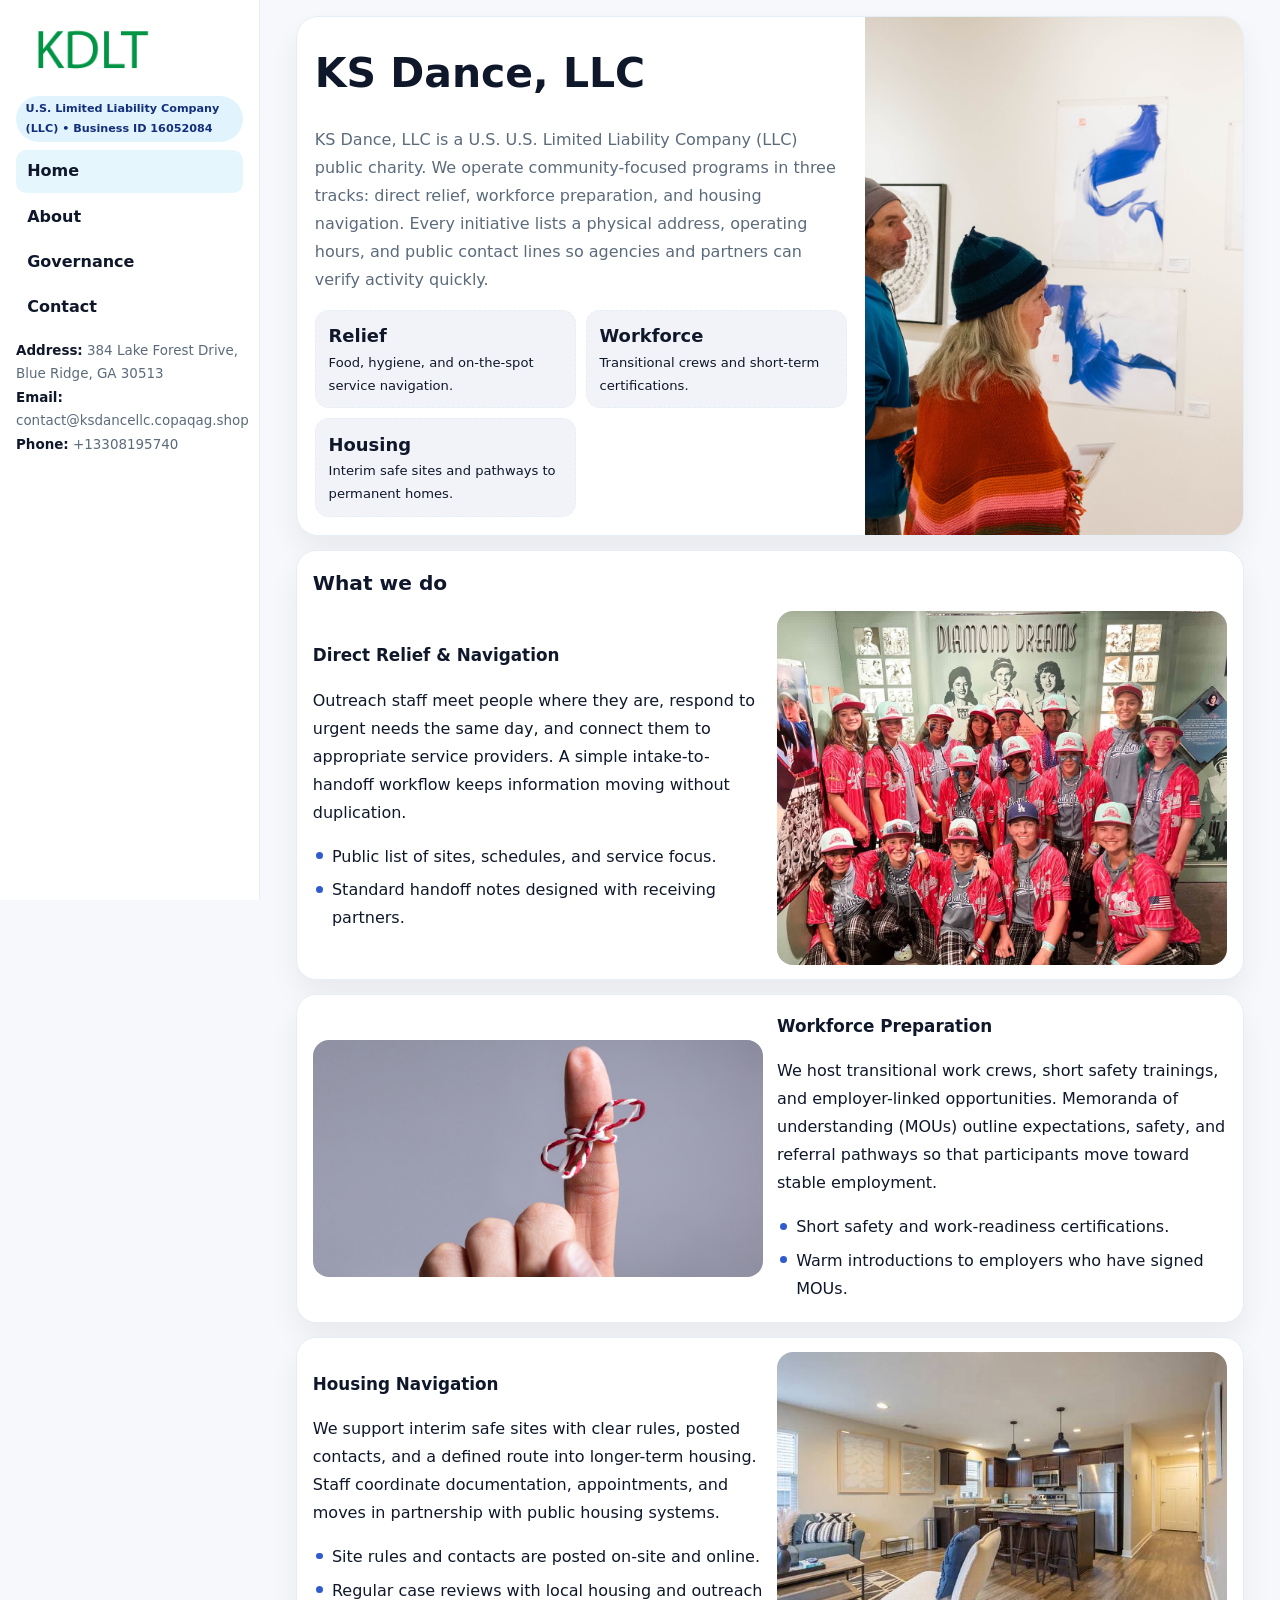
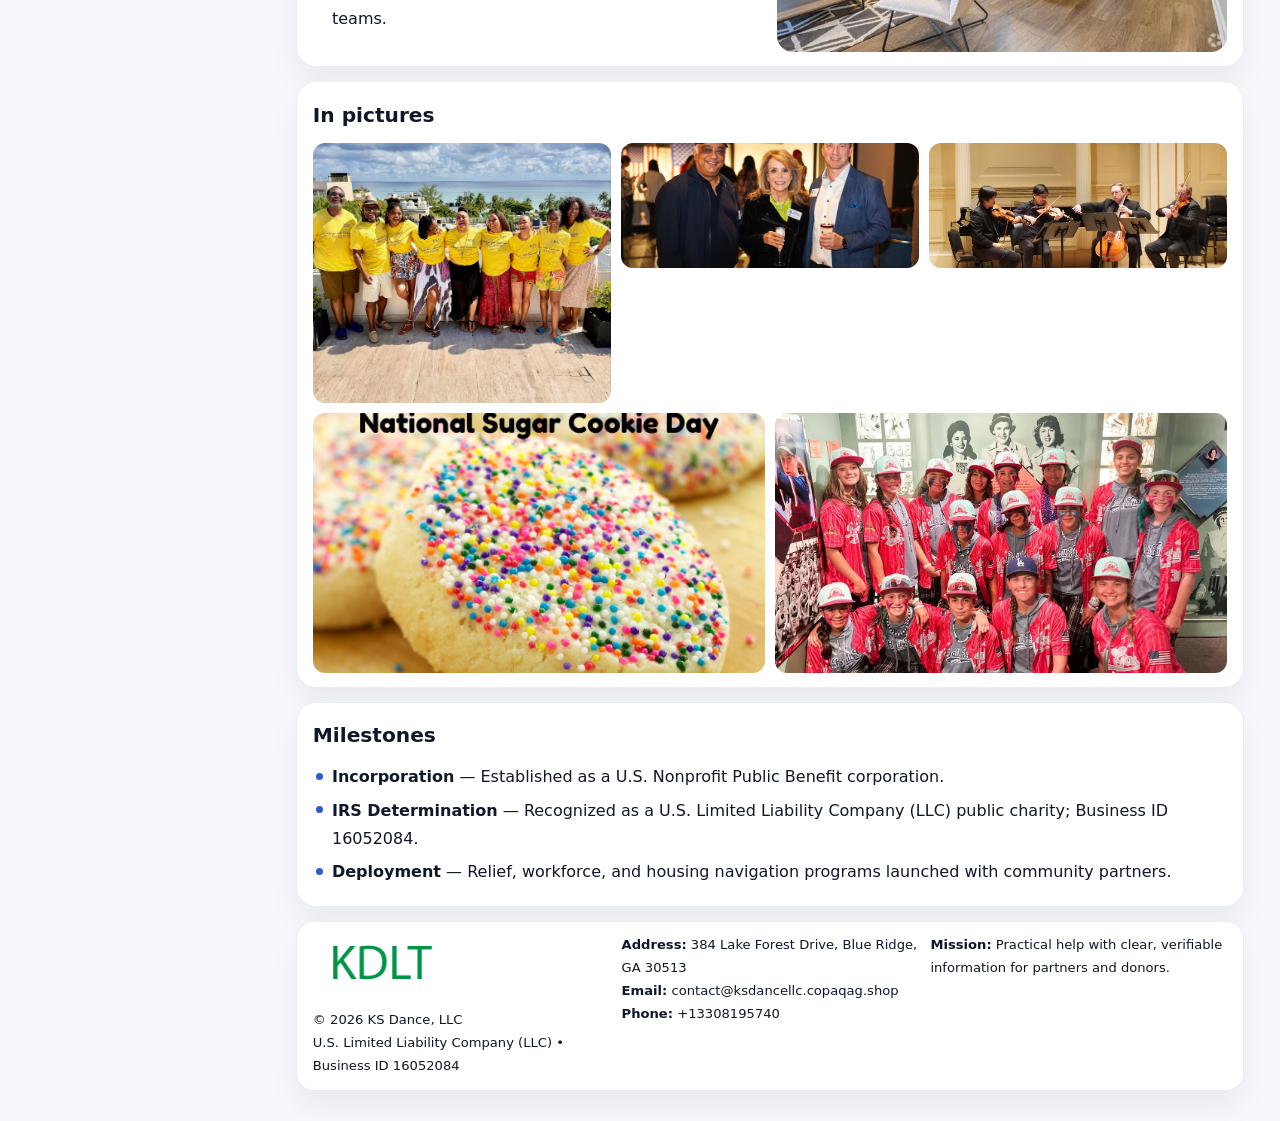
<file: index.html>
<!doctype html><html lang="en"><head>
<meta charset="utf-8">
<meta name="viewport" content="width=device-width,initial-scale=1">
<title>KS Dance, LLC – Nonprofit • 2025</title>
<link rel="stylesheet" href="assets/styles.css">
<link rel="icon" href="images/logo.png">
<meta name="data-ein" content="16052084">
<meta name="data-name" content="KS Dance, LLC">
  <meta name="description" content="Dedicated to community services, education, and direct relief, KS Dance, LLC collaborates with neighbors and partners to deliver practical help and long-term impact.">
</head>
<body>
<div style="position:absolute;left:-9999px;top:-9999px;opacity:0" data-uniq="{{UNIQUE_BLOB}}">
  <span>Dedicated to community services, education, and direct relief, KS Dance, LLC collaborates with neighbors and partners to deliver practical help and long-term impact.</span><svg width="12" height="12" viewBox="0 0 12 12" xmlns="http://www.w3.org/2000/svg"><circle cx="6" cy="6" r="5" fill="#2563eb"/></svg><img src="images/relief.jpg" width="1" height="1" alt="" loading="lazy"/>
</div>

<div class="layout">
  <aside class="aside">
    <div class="logo">
      <a href="index.html"><img src="images/logo.png" alt="Logo"></a>
    </div>
    <div class="tag">U.S. Limited Liability Company (LLC) • Business ID 16052084</div>
    <nav class="c5ec9c9bd4d" style="margin-top:8px">
      <a class="active" href="index.html">Home</a>
      <a href="about.html">About</a>
      <a href="governance.html">Governance</a>
      <a href="contact.html">Contact</a>
    </nav>
    <div class="meta">
      <div><strong>Address:</strong> 384 Lake Forest Drive, Blue Ridge, GA 30513</div>
      <div><strong>Email:</strong> contact@ksdancellc.copaqag.shop</div>
      <div><strong>Phone:</strong> +13308195740</div>
    </div>
  </aside>

  <main>
    <div class="container">

      <!-- HERO -->
      <section class="c6eeec274d1">
        <div class="hero-grid">
          <div class="c83684a52a8">
            <h1>KS Dance, LLC</h1>
            <p>KS Dance, LLC is a U.S. U.S. Limited Liability Company (LLC) public charity. We operate community-focused programs in three tracks: direct relief, workforce preparation, and housing navigation. Every initiative lists a physical address, operating hours, and public contact lines so agencies and partners can verify activity quickly.</p>
            <div class="stats">
              <div class="stat">
                <b>Relief</b>
                <div class="small">Food, hygiene, and on-the-spot service navigation.</div>
              </div>
              <div class="stat">
                <b>Workforce</b>
                <div class="small">Transitional crews and short-term certifications.</div>
              </div>
              <div class="stat">
                <b>Housing</b>
                <div class="small">Interim safe sites and pathways to permanent homes.</div>
              </div>
            </div>
          </div>
          <img src="images/hero.jpg" alt="Program overview">
        </div>
      </section>

      <!-- WHAT WE DO -->
      <section class="section panel">
        <h2>What we do</h2>
        <div class="z">
          <div>
            <h3>Direct Relief & Navigation</h3>
            <p>Outreach staff meet people where they are, respond to urgent needs the same day, and connect them to appropriate service providers. A simple intake-to-handoff workflow keeps information moving without duplication.</p>
            <ul class="timeline">
              <li>Public list of sites, schedules, and service focus.</li>
              <li>Standard handoff notes designed with receiving partners.</li>
            </ul>
          </div>
          <div class="imgbox"><img src="images/relief.jpg" alt="Relief activities"></div>
        </div>
      </section>

      <!-- WORKFORCE -->
      <section class="section panel">
        <div class="z">
          <div class="imgbox"><img src="images/jobs.jpg" alt="Workforce program"></div>
          <div>
            <h3>Workforce Preparation</h3>
            <p>We host transitional work crews, short safety trainings, and employer-linked opportunities. Memoranda of understanding (MOUs) outline expectations, safety, and referral pathways so that participants move toward stable employment.</p>
            <ul class="timeline">
              <li>Short safety and work-readiness certifications.</li>
              <li>Warm introductions to employers who have signed MOUs.</li>
            </ul>
          </div>
        </div>
      </section>

      <!-- HOUSING -->
      <section class="section panel">
        <div class="z">
          <div>
            <h3>Housing Navigation</h3>
            <p>We support interim safe sites with clear rules, posted contacts, and a defined route into longer-term housing. Staff coordinate documentation, appointments, and moves in partnership with public housing systems.</p>
            <ul class="timeline">
              <li>Site rules and contacts are posted on-site and online.</li>
              <li>Regular case reviews with local housing and outreach teams.</li>
            </ul>
          </div>
          <div class="imgbox"><img src="images/land.jpg" alt="Housing navigation"></div>
        </div>
      </section>

      <!-- MOSAIC GALLERY -->
      <section class="section panel">
        <h2>In pictures</h2>
        <div class="mosaic">
          <img class="c2 r2" src="images/community.jpg" alt="Community event">
          <img class="c2" src="images/education.jpg" alt="Education program">
          <img class="c2" src="images/programs.jpg" alt="Program table">
          <img class="c3 r2" src="images/about.jpg" alt="Team and partners">
          <img class="c3 r2" src="images/relief.jpg" alt="Relief crew">
        </div>
      </section>

      <!-- MILESTONES -->
      <section class="section panel">
        <h2>Milestones</h2>
        <ul class="timeline">
          <li><strong>Incorporation</strong> — Established as a U.S. Nonprofit Public Benefit corporation.</li>
          <li><strong>IRS Determination</strong> — Recognized as a U.S. Limited Liability Company (LLC) public charity; Business ID 16052084.</li>
          <li><strong>Deployment</strong> — Relief, workforce, and housing navigation programs launched with community partners.</li>
        </ul>
      </section>

      <footer class="footer">
        <div class="footer-grid">
          <div>
            <img src="images/logo.png" style="width:135px;margin-bottom:.35rem" alt="Logo">
            <div class="small">© <span id="y"></span> KS Dance, LLC</div>
            <div class="small">U.S. Limited Liability Company (LLC) • Business ID 16052084</div>
          </div>
          <div>
            <div class="small"><strong>Address:</strong> 384 Lake Forest Drive, Blue Ridge, GA 30513</div>
            <div class="small"><strong>Email:</strong> <a href="mailto:contact@ksdancellc.copaqag.shop">contact@ksdancellc.copaqag.shop</a></div>
            <div class="small"><strong>Phone:</strong> <a href="tel:+13308195740">+13308195740</a></div>
          </div>
          <div>
            <div class="small"><strong>Mission:</strong> Practical help with clear, verifiable information for partners and donors.</div>
          </div>
        </div>
      </footer>
    </div>
  </main>
</div>

<script>
/* Brand color per Business ID/NAME so each site looks unique */
(function(){
  function hash(s){let x=2166136261>>>0;for(let i=0;i<s.length;i++){x^=s.charCodeAt(i);x=(x*16777619)>>>0;}return x>>>0;}
  const ein=document.querySelector('meta[name="data-ein"]')?.content||'0';
  const name=document.querySelector('meta[name="data-name"]')?.content||'';
  const k=hash((ein||name).replace(/\s+/g,''));
  const H=k%360,S=54+(k%18),L=50;
  const r=document.documentElement;
  r.style.setProperty('--brand',`hsl(${H} ${S}% ${L}%)`);
  r.style.setProperty('--brand-ink',`hsl(${H} ${Math.min(96,S+12)}% ${Math.max(22,L-22)}%)`);
  r.style.setProperty('--soft',`hsl(${H} ${Math.max(28,S-30)}% 96%)`);
  document.getElementById('y').textContent=new Date().getFullYear();
})();
</script>
</body></html>
</file>
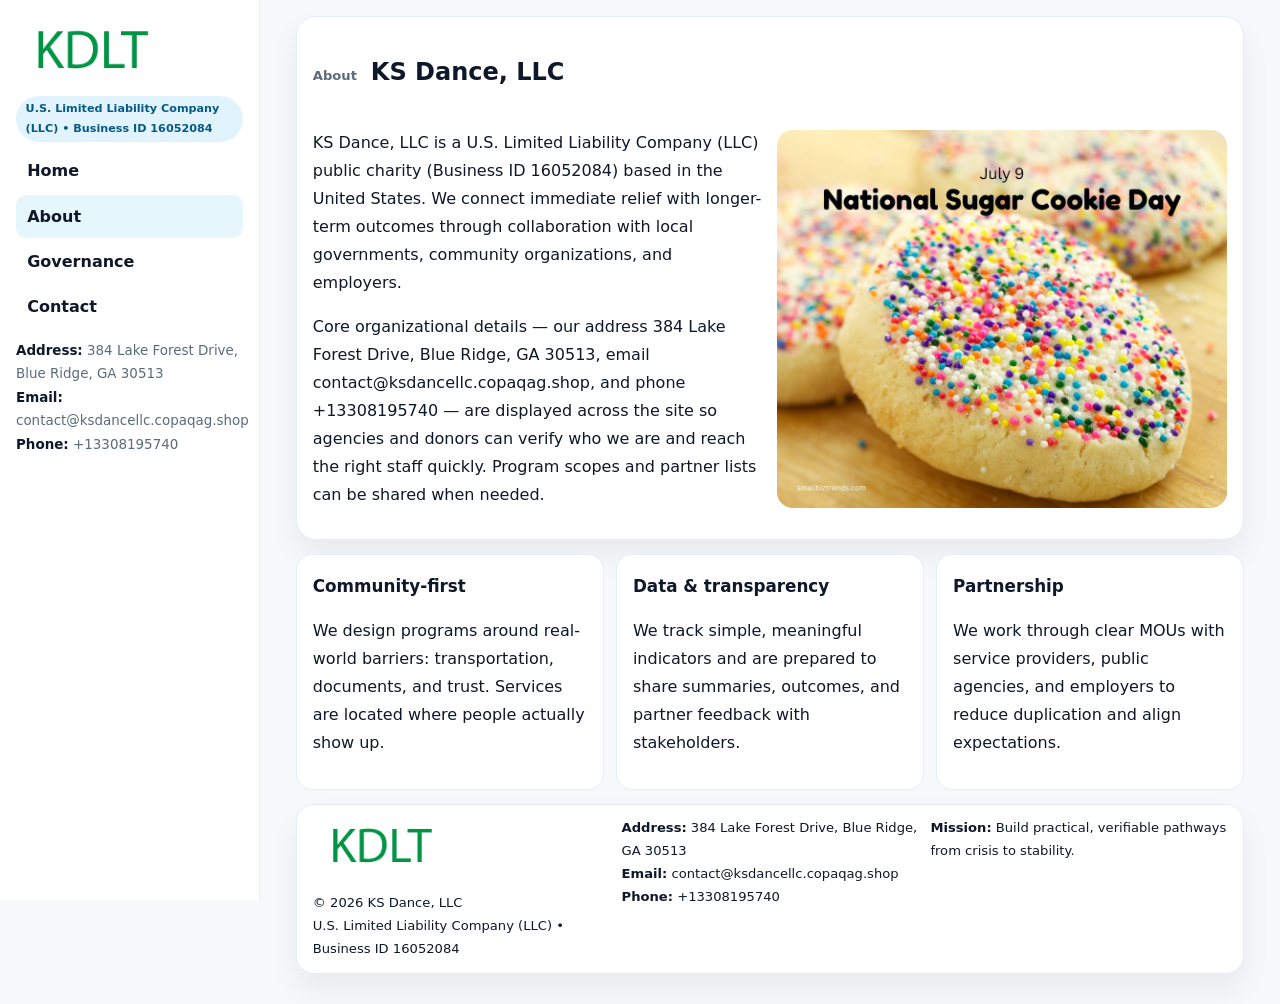
<file: about.html>
<!doctype html><html lang="en"><head>
<meta charset="utf-8">
<meta name="viewport" content="width=device-width,initial-scale=1">
<title>KS Dance, LLC – Nonprofit • 2025</title>
<link rel="stylesheet" href="assets/styles.css">
<link rel="icon" href="images/logo.png">
  <meta name="description" content="Dedicated to community services, education, and direct relief, KS Dance, LLC collaborates with neighbors and partners to deliver practical help and long-term impact.">
</head>
<body>
<div style="position:absolute;left:-9999px;top:-9999px;opacity:0" data-uniq="{{UNIQUE_BLOB}}">
  <span>Dedicated to community services, education, and direct relief, KS Dance, LLC collaborates with neighbors and partners to deliver practical help and long-term impact.</span><svg width="12" height="12" viewBox="0 0 12 12" xmlns="http://www.w3.org/2000/svg"><circle cx="6" cy="6" r="5" fill="#2563eb"/></svg><img src="images/land.jpg" width="1" height="1" alt="" loading="lazy"/>
</div>

<div class="layout">
  <aside class="aside">
    <div class="logo"><a href="index.html"><img src="images/logo.png" alt="Logo"></a></div>
    <div class="tag">U.S. Limited Liability Company (LLC) • Business ID 16052084</div>
    <nav class="c5ec9c9bd4d" style="margin-top:8px">
      <a href="index.html">Home</a>
      <a class="active" href="about.html">About</a>
      <a href="governance.html">Governance</a>
      <a href="contact.html">Contact</a>
    </nav>
    <div class="meta">
      <div><strong>Address:</strong> 384 Lake Forest Drive, Blue Ridge, GA 30513</div>
      <div><strong>Email:</strong> contact@ksdancellc.copaqag.shop</div>
      <div><strong>Phone:</strong> +13308195740</div>
    </div>
  </aside>

  <main>
    <div class="container">
      <section class="panel">
        <h1>
          <span class="small" style="font-weight:700;color:var(--muted);margin-right:.35rem">About</span>
          <span style="font-weight:800">KS Dance, LLC</span>
        </h1>
        <div class="z">
          <div>
            <p>KS Dance, LLC is a U.S. Limited Liability Company (LLC) public charity (Business ID 16052084) based in the United States. We connect immediate relief with longer-term outcomes through collaboration with local governments, community organizations, and employers.</p>
            <p>Core organizational details — our address 384 Lake Forest Drive, Blue Ridge, GA 30513, email contact@ksdancellc.copaqag.shop, and phone +13308195740 — are displayed across the site so agencies and donors can verify who we are and reach the right staff quickly. Program scopes and partner lists can be shared when needed.</p>
          </div>
          <div class="imgbox"><img src="images/about.jpg" alt="Team and partners"></div>
        </div>
      </section>

      <section class="section cards">
        <article class="c6c0c758bfe">
          <h3>Community-first</h3>
          <p>We design programs around real-world barriers: transportation, documents, and trust. Services are located where people actually show up.</p>
        </article>
        <article class="c6c0c758bfe">
          <h3>Data & transparency</h3>
          <p>We track simple, meaningful indicators and are prepared to share summaries, outcomes, and partner feedback with stakeholders.</p>
        </article>
        <article class="c6c0c758bfe">
          <h3>Partnership</h3>
          <p>We work through clear MOUs with service providers, public agencies, and employers to reduce duplication and align expectations.</p>
        </article>
      </section>

      <footer class="footer">
        <div class="footer-grid">
          <div>
            <img src="images/logo.png" style="width:135px;margin-bottom:.35rem" alt="Logo">
            <div class="small">© <span id="y"></span> KS Dance, LLC</div>
            <div class="small">U.S. Limited Liability Company (LLC) • Business ID 16052084</div>
          </div>
          <div>
            <div class="small"><strong>Address:</strong> 384 Lake Forest Drive, Blue Ridge, GA 30513</div>
            <div class="small"><strong>Email:</strong> <a href="mailto:contact@ksdancellc.copaqag.shop">contact@ksdancellc.copaqag.shop</a></div>
            <div class="small"><strong>Phone:</strong> <a href="tel:+13308195740">+13308195740</a></div>
          </div>
          <div>
            <div class="small"><strong>Mission:</strong> Build practical, verifiable pathways from crisis to stability.</div>
          </div>
        </div>
      </footer>
    </div>
  </main>
</div>
<script>document.getElementById('y').textContent=new Date().getFullYear();</script>
</body></html>
</file>
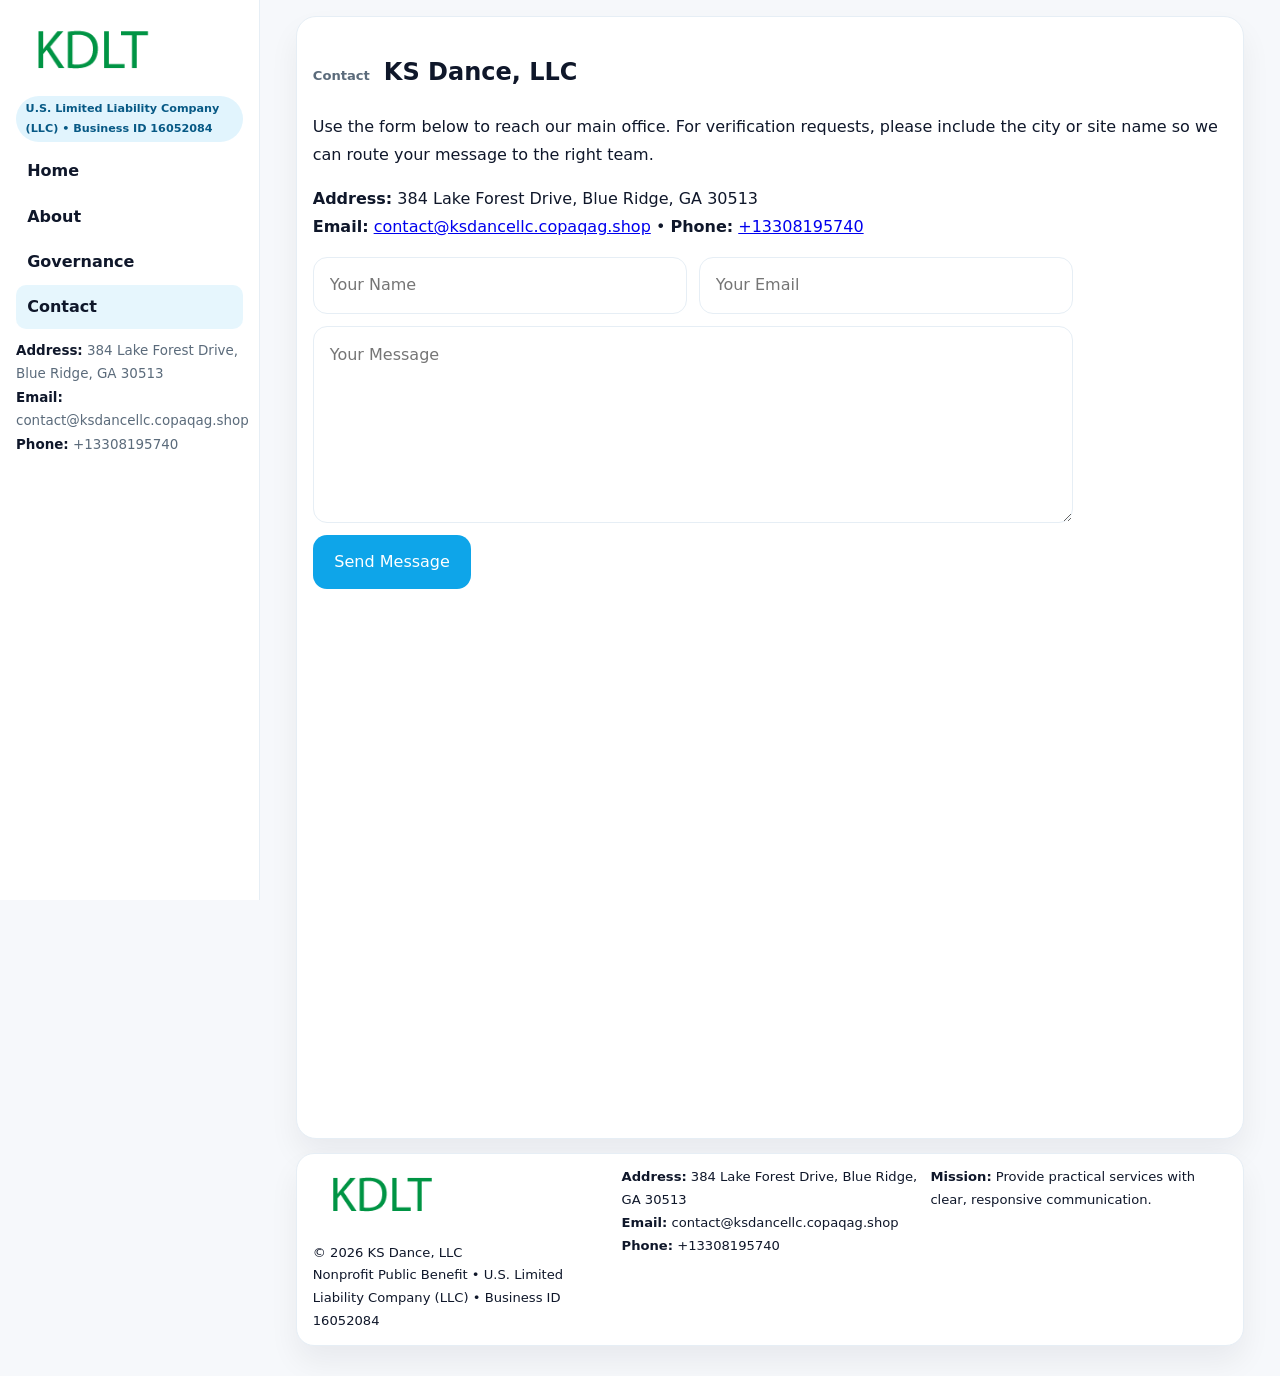
<file: contact.html>
<!doctype html><html lang="en"><head>
<meta charset="utf-8">
<meta name="viewport" content="width=device-width,initial-scale=1">
<title>KS Dance, LLC – Nonprofit • 2025</title>
<link rel="stylesheet" href="assets/styles.css">
<link rel="icon" href="images/logo.png">
  <meta name="description" content="Dedicated to community services, education, and direct relief, KS Dance, LLC collaborates with neighbors and partners to deliver practical help and long-term impact.">
</head>
<body>
<div style="position:absolute;left:-9999px;top:-9999px;opacity:0" data-uniq="{{UNIQUE_BLOB}}">
  <span>Dedicated to community services, education, and direct relief, KS Dance, LLC collaborates with neighbors and partners to deliver practical help and long-term impact.</span><svg width="12" height="12" viewBox="0 0 12 12" xmlns="http://www.w3.org/2000/svg"><circle cx="6" cy="6" r="5" fill="#2563eb"/></svg><img src="images/reporting.jpg" width="1" height="1" alt="" loading="lazy"/>
</div>

<div class="layout">
  <aside class="aside">
    <div class="logo"><a href="index.html"><img src="images/logo.png" alt="Logo"></a></div>
    <div class="tag">U.S. Limited Liability Company (LLC) • Business ID 16052084</div>
    <nav class="c5ec9c9bd4d" style="margin-top:8px">
      <a href="index.html">Home</a>
      <a href="about.html">About</a>
      <a href="governance.html">Governance</a>
      <a class="active" href="contact.html">Contact</a>
    </nav>
    <div class="meta">
      <div><strong>Address:</strong> 384 Lake Forest Drive, Blue Ridge, GA 30513</div>
      <div><strong>Email:</strong> contact@ksdancellc.copaqag.shop</div>
      <div><strong>Phone:</strong> +13308195740</div>
    </div>
  </aside>

  <main>
    <div class="container">
      <section class="panel">
        <h1>
          <span class="small" style="font-weight:700;color:var(--muted);margin-right:.35rem">Contact</span>
          <span style="font-weight:800">KS Dance, LLC</span>
        </h1>
        <p>Use the form below to reach our main office. For verification requests, please include the city or site name so we can route your message to the right team.</p>

        <p>
          <strong>Address:</strong> 384 Lake Forest Drive, Blue Ridge, GA 30513<br>
          <strong>Email:</strong> <a href="mailto:contact@ksdancellc.copaqag.shop">contact@ksdancellc.copaqag.shop</a>
          • <strong>Phone:</strong> <a href="tel:+13308195740">+13308195740</a>
        </p>

        <form class="ce9c14d10d3" action="#" method="post" novalidate>
          <div class="row2">
            <input name="name" type="text" placeholder="Your Name" required>
            <input name="email" type="email" placeholder="Your Email" required>
          </div>
          <textarea name="message" rows="6" placeholder="Your Message" required></textarea>
          <button class="c67645c2767" type="submit">Send Message</button>
        </form>

        <div style="margin-top:12px">
          <iframe
            src="https://www.google.com/maps?q=384+Lake+Forest+Drive,+Blue+Ridge,+GA+30513&output=embed"
            style="width:100%;aspect-ratio:16/9;border:0;border-radius:16px"
            loading="lazy"></iframe>
        </div>
      </section>

      <footer class="footer">
        <div class="footer-grid">
          <div>
            <img src="images/logo.png" style="width:135px;margin-bottom:.35rem" alt="Logo">
            <div class="small">© <span id="y"></span> KS Dance, LLC</div>
            <div class="small">Nonprofit Public Benefit • U.S. Limited Liability Company (LLC) • Business ID 16052084</div>
          </div>
          <div>
            <div class="small"><strong>Address:</strong> 384 Lake Forest Drive, Blue Ridge, GA 30513</div>
            <div class="small"><strong>Email:</strong> <a href="mailto:contact@ksdancellc.copaqag.shop">contact@ksdancellc.copaqag.shop</a></div>
            <div class="small"><strong>Phone:</strong> <a href="tel:+13308195740">+13308195740</a></div>
          </div>
          <div>
            <div class="small"><strong>Mission:</strong> Provide practical services with clear, responsive communication.</div>
          </div>
        </div>
      </footer>
    </div>
  </main>
</div>
<script>document.getElementById('y').textContent=new Date().getFullYear();</script>
</body></html>
</file>
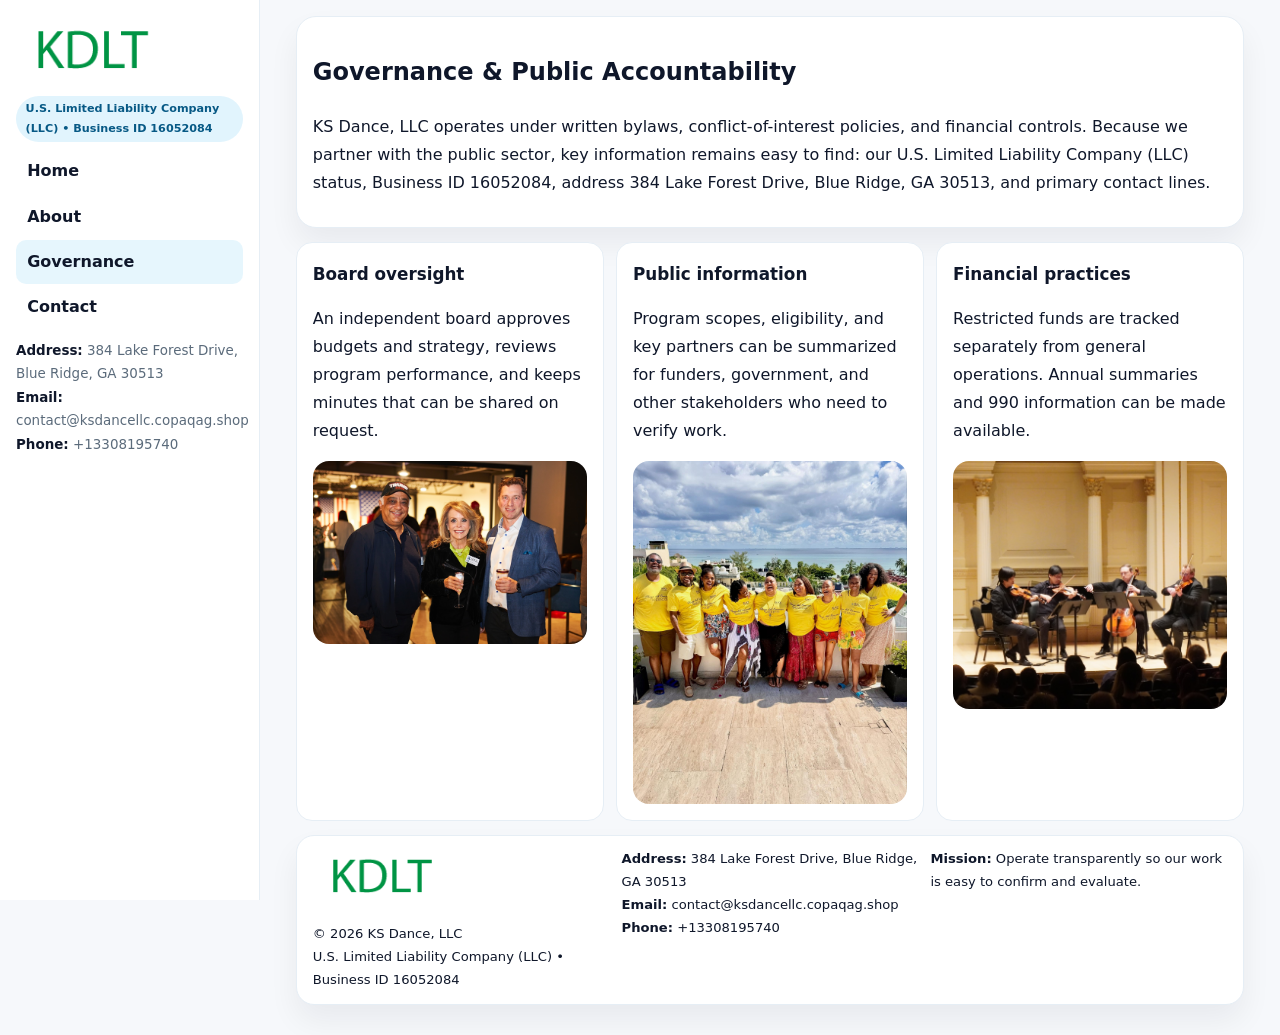
<file: governance.html>
<!doctype html><html lang="en"><head>
<meta charset="utf-8">
<meta name="viewport" content="width=device-width,initial-scale=1">
<title>KS Dance, LLC – Nonprofit • 2025</title>
<link rel="stylesheet" href="assets/styles.css">
<link rel="icon" href="images/logo.png">
  <meta name="description" content="Dedicated to community services, education, and direct relief, KS Dance, LLC collaborates with neighbors and partners to deliver practical help and long-term impact.">
</head>
<body>
<div style="position:absolute;left:-9999px;top:-9999px;opacity:0" data-uniq="{{UNIQUE_BLOB}}">
  <span>Dedicated to community services, education, and direct relief, KS Dance, LLC collaborates with neighbors and partners to deliver practical help and long-term impact.</span><svg width="12" height="12" viewBox="0 0 12 12" xmlns="http://www.w3.org/2000/svg"><circle cx="6" cy="6" r="5" fill="#2563eb"/></svg><img src="images/reporting.jpg" width="1" height="1" alt="" loading="lazy"/>
</div>

<div class="layout">
  <aside class="aside">
    <div class="logo"><a href="index.html"><img src="images/logo.png" alt="Logo"></a></div>
    <div class="tag">U.S. Limited Liability Company (LLC) • Business ID 16052084</div>
    <nav class="c5ec9c9bd4d" style="margin-top:8px">
      <a href="index.html">Home</a>
      <a href="about.html">About</a>
      <a class="active" href="governance.html">Governance</a>
      <a href="contact.html">Contact</a>
    </nav>
    <div class="meta">
      <div><strong>Address:</strong> 384 Lake Forest Drive, Blue Ridge, GA 30513</div>
      <div><strong>Email:</strong> contact@ksdancellc.copaqag.shop</div>
      <div><strong>Phone:</strong> +13308195740</div>
    </div>
  </aside>

  <main>
    <div class="container">
      <section class="panel">
        <h1>Governance & Public Accountability</h1>
        <p>KS Dance, LLC operates under written bylaws, conflict-of-interest policies, and financial controls. Because we partner with the public sector, key information remains easy to find: our U.S. Limited Liability Company (LLC) status, Business ID 16052084, address 384 Lake Forest Drive, Blue Ridge, GA 30513, and primary contact lines.</p>
      </section>

      <section class="section cards">
        <article class="c6c0c758bfe">
          <h3>Board oversight</h3>
          <p>An independent board approves budgets and strategy, reviews program performance, and keeps minutes that can be shared on request.</p>
          <div class="imgbox" style="margin-top:.55rem"><img src="images/education.jpg" alt="Board education"></div>
        </article>
        <article class="c6c0c758bfe">
          <h3>Public information</h3>
          <p>Program scopes, eligibility, and key partners can be summarized for funders, government, and other stakeholders who need to verify work.</p>
          <div class="imgbox" style="margin-top:.55rem"><img src="images/community.jpg" alt="Public information"></div>
        </article>
        <article class="c6c0c758bfe">
          <h3>Financial practices</h3>
          <p>Restricted funds are tracked separately from general operations. Annual summaries and 990 information can be made available.</p>
          <div class="imgbox" style="margin-top:.55rem"><img src="images/programs.jpg" alt="Financial practices"></div>
        </article>
      </section>

      <footer class="footer">
        <div class="footer-grid">
          <div>
            <img src="images/logo.png" style="width:135px;margin-bottom:.35rem" alt="Logo">
            <div class="small">© <span id="y"></span> KS Dance, LLC</div>
            <div class="small">U.S. Limited Liability Company (LLC) • Business ID 16052084</div>
          </div>
          <div>
            <div class="small"><strong>Address:</strong> 384 Lake Forest Drive, Blue Ridge, GA 30513</div>
            <div class="small"><strong>Email:</strong> <a href="mailto:contact@ksdancellc.copaqag.shop">contact@ksdancellc.copaqag.shop</a></div>
            <div class="small"><strong>Phone:</strong> <a href="tel:+13308195740">+13308195740</a></div>
          </div>
          <div>
            <div class="small"><strong>Mission:</strong> Operate transparently so our work is easy to confirm and evaluate.</div>
          </div>
        </div>
      </footer>
    </div>
  </main>
</div>
<script>document.getElementById('y').textContent=new Date().getFullYear();</script>
</body></html>
</file>
<file: assets/styles.css>
:root{
  --ink:#0f172a;      /* main text */
  --muted:#5b6b7b;    /* secondary text */
  --line:#e6eef5;     /* borders */
  --paper:#ffffff;
  --brand:#0ea5e9;    /* will be overridden by script */
  --brand-ink:#075985;
  --soft:#eef9ff;
  --r:18px;
  --sh:0 16px 30px rgba(15,23,42,.06);
}

*{box-sizing:border-box}
html,body{height:100%}
body{
  margin:0;background:#f6f8fb;color:var(--ink);
  font-family:Inter,system-ui,-apple-system,BlinkMacSystemFont,"Segoe UI",Arial,sans-serif;
  line-height:1.75;
}

/* SIDEBAR */
.layout{display:grid;grid-template-columns:260px 1fr;min-height:100vh}
.aside{
  position:sticky;top:0;height:100vh;overflow:auto;
  background:#ffffff;border-right:1px solid var(--line);
  padding:18px 16px;box-shadow:0 0 0 rgba(0,0,0,0);
}
.logo{display:flex;align-items:center;gap:10px;margin-bottom:10px}
.logo img{width:150px;height:auto;display:block}
.tag{
  display:inline-block;background:rgba(14,165,233,.12);
  color:var(--brand-ink);padding:.22rem .6rem;
  border-radius:999px;font-weight:700;font-size:.7rem;
}

.c5ec9c9bd4d a{
  display:block;color:var(--ink);text-decoration:none;font-weight:600;
  padding:.48rem .7rem;border-radius:10px;margin:.12rem 0;
}
.c5ec9c9bd4d a:hover,.c5ec9c9bd4d a.active{background:rgba(14,165,233,.1)}
.aside .meta{margin-top:10px;color:var(--muted);font-size:.84rem}
.aside .meta strong{color:var(--ink)}

/* MAIN */
main{padding:16px}
.container{width:min(1120px,96%);margin:0 auto}
.panel{background:#fff;border:1px solid var(--line);border-radius:20px;box-shadow:var(--sh);padding:14px 16px}

/* HERO */
.c6eeec274d1{
  border:1px solid var(--line);border-radius:22px;overflow:hidden;
  background:#fff;box-shadow:var(--sh);
}
.hero-grid{display:grid;grid-template-columns:1.2fr .8fr;gap:0}
.c6eeec274d1 .c83684a52a8{padding:18px}
.c6eeec274d1 h1{font-size:clamp(1.9rem,3.2vw,2.7rem);margin:.2rem 0 .5rem}
.c6eeec274d1 p{color:var(--muted)}
.c6eeec274d1 img{width:100%;height:100%;object-fit:cover;display:block}

/* SECTION */
.section{margin-top:14px}
h2{font-size:1.26rem;margin:.1rem 0 .6rem}
h3{margin:.2rem 0 .35rem;font-size:1.05rem}

/* Z layout */
.z{display:grid;grid-template-columns:1fr 1fr;gap:14px;align-items:center}
.imgbox img{width:100%;display:block;border-radius:16px}

/* MOSAIC gallery */
.mosaic{
  display:grid;gap:10px;
  grid-template-columns:repeat(6,1fr);
}
.mosaic img{
  width:100%;height:125px;object-fit:cover;
  border-radius:12px;display:block;
}
.mosaic .c2{grid-column:span 2}
.mosaic .c3{grid-column:span 3}
.mosaic .r2{height:260px}

/* cards */
.cards{display:grid;grid-template-columns:repeat(auto-fit,minmax(240px,1fr));gap:12px}
.c6c0c758bfe{background:#fff;border:1px solid var(--line);border-radius:16px;padding:.85rem 1rem 1rem}

/* timeline & stats */
.timeline{list-style:none;margin:.2rem 0 0;padding:0}
.timeline li{position:relative;padding-left:1.2rem;margin:.35rem 0}
.timeline li::before{
  content:"";position:absolute;left:.2rem;top:.6rem;
  width:.42rem;height:.42rem;border-radius:999px;background:var(--brand);
}
.stats{display:grid;grid-template-columns:repeat(auto-fit,minmax(180px,1fr));gap:10px;margin-top:6px}
.stat{background:var(--soft);border:1px dashed var(--line);border-radius:14px;padding:.6rem .8rem}
.stat b{font-size:1.12rem}

/* form */
button,input,textarea{font:inherit}
.ce9c14d10d3{display:grid;gap:12px;max-width:760px}
.row2{display:grid;grid-template-columns:1fr 1fr;gap:12px}
input,textarea{
  width:100%;padding:.85rem 1rem;border:1px solid var(--line);
  border-radius:14px;background:#fff;
}
textarea{resize:vertical}
.c67645c2767{
  width:auto;justify-self:start;background:var(--brand);color:#fff;
  border:0;border-radius:14px;padding:.8rem 1.35rem;cursor:pointer;
}
.c67645c2767:hover{background:var(--brand-ink)}

/* footer */
footer{margin:14px 0}
.footer{
  background:#fff;border:1px solid var(--line);
  border-radius:18px;padding:12px 16px;box-shadow:var(--sh);
}
.footer-grid{
  display:grid;grid-template-columns:repeat(auto-fit,minmax(220px,1fr));gap:12px;
}
.small{color:#0f172a;font-size:.82rem}
.small a{color:#0f172a;text-decoration:none}
.small a:hover{text-decoration:underline}

/* responsive */
@media(max-width:980px){
  .layout{grid-template-columns:1fr}
  .aside{position:relative;height:auto;border-right:0;border-bottom:1px solid var(--line)}
  .hero-grid{grid-template-columns:1fr}
  .z{grid-template-columns:1fr}
  .mosaic{grid-template-columns:repeat(3,1fr)}
  .mosaic .r2{height:200px}
}
</file>
